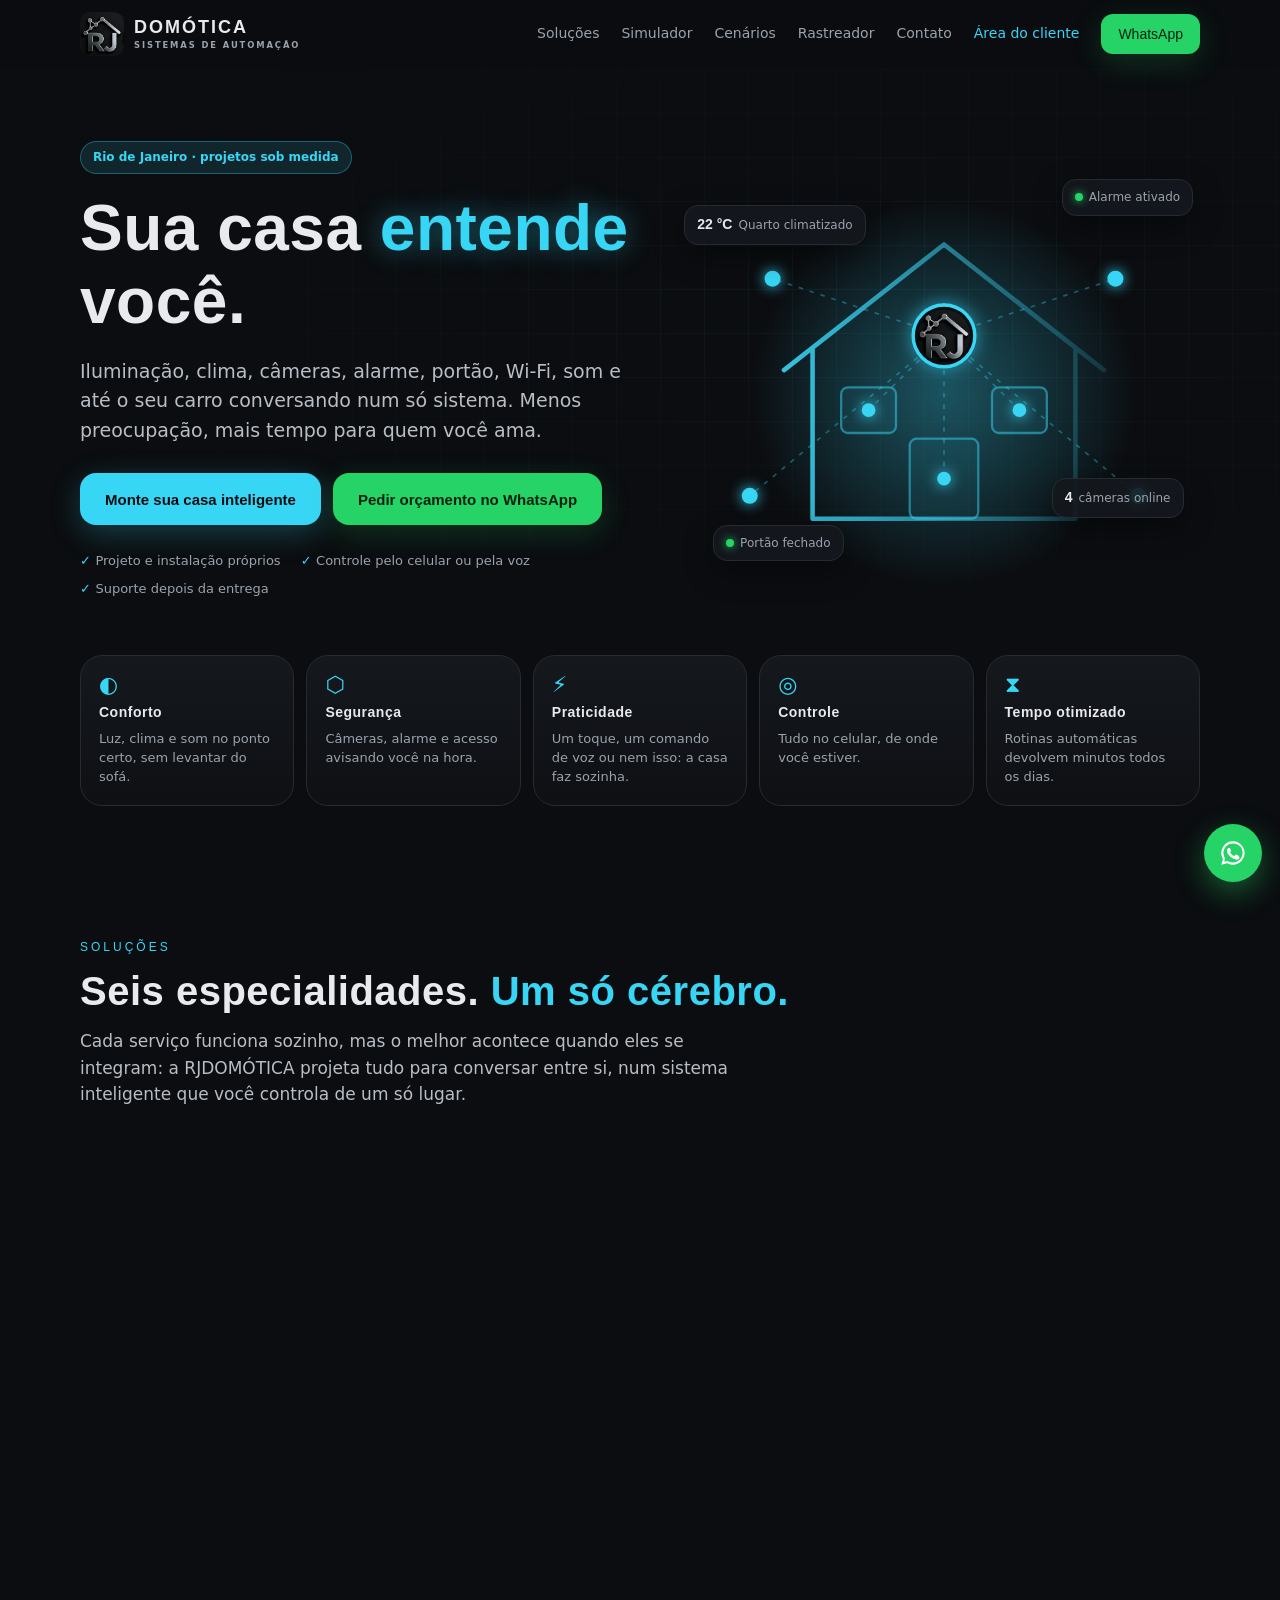
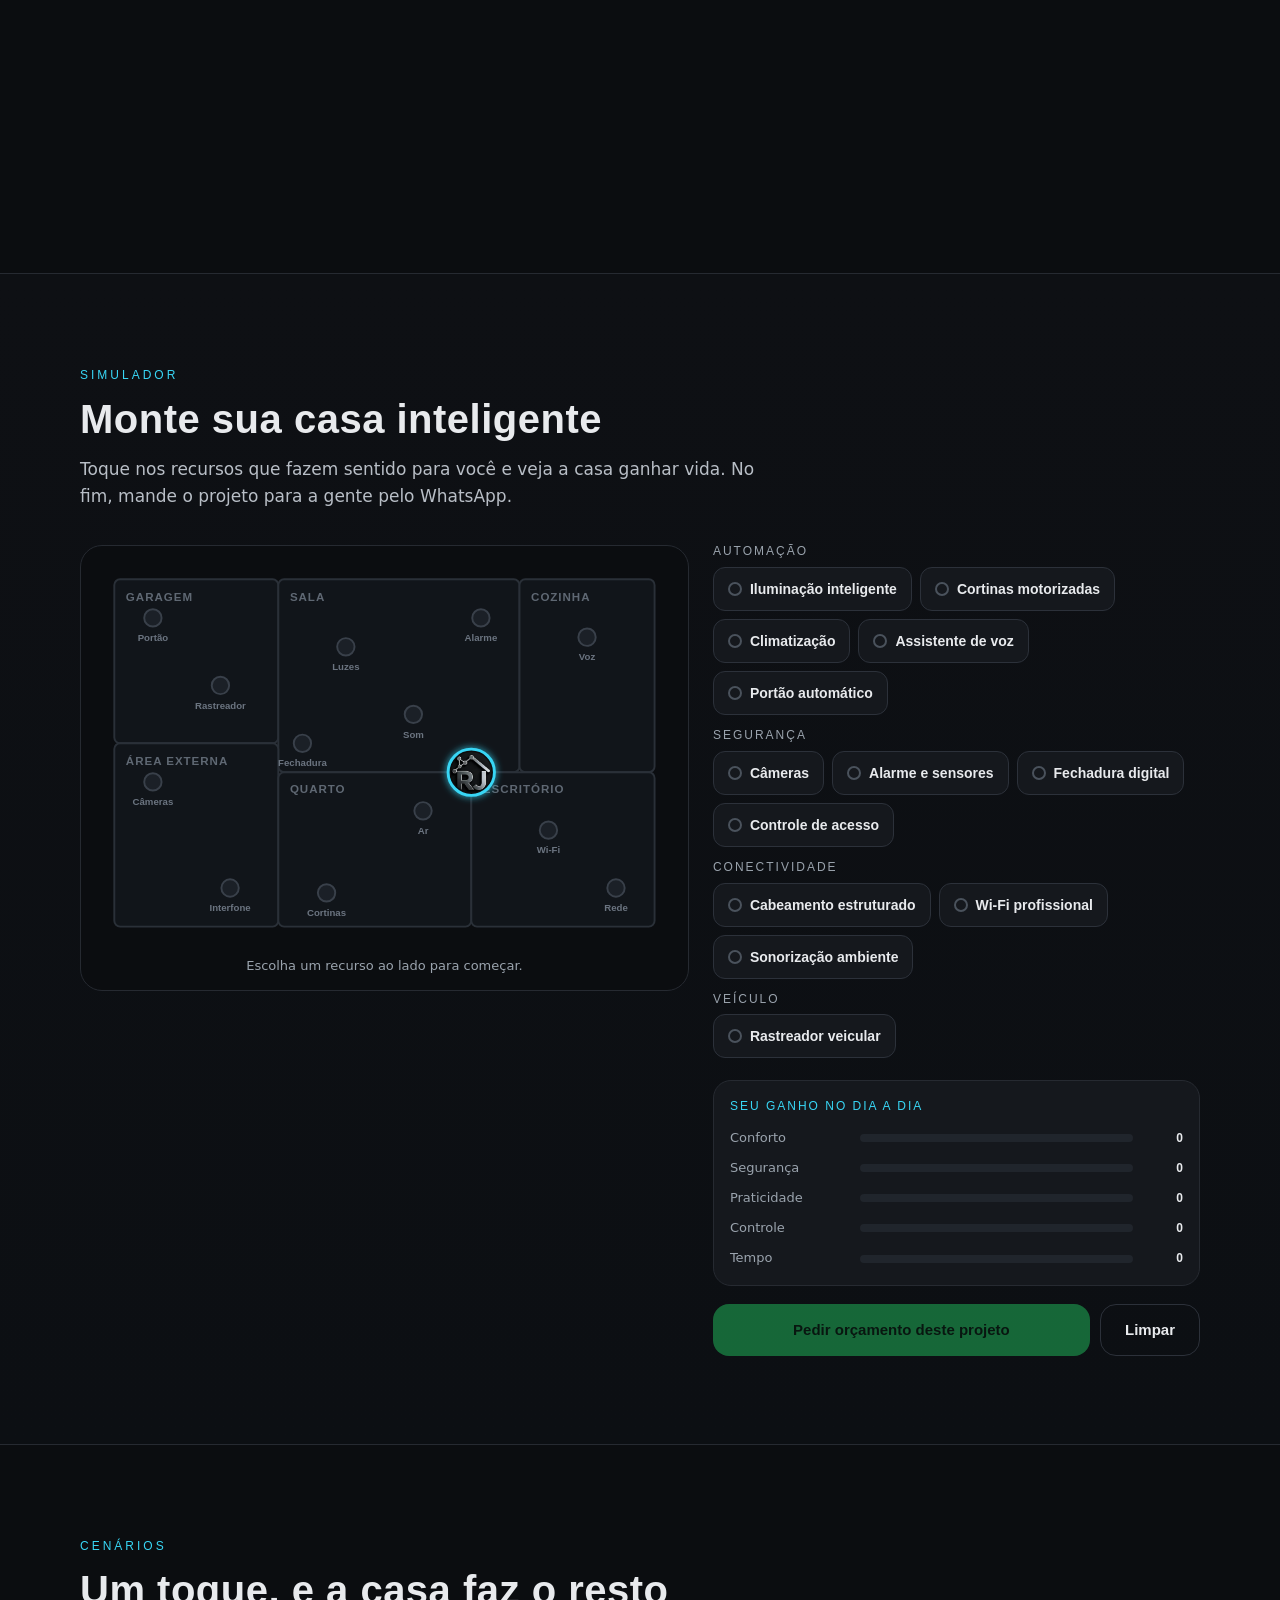
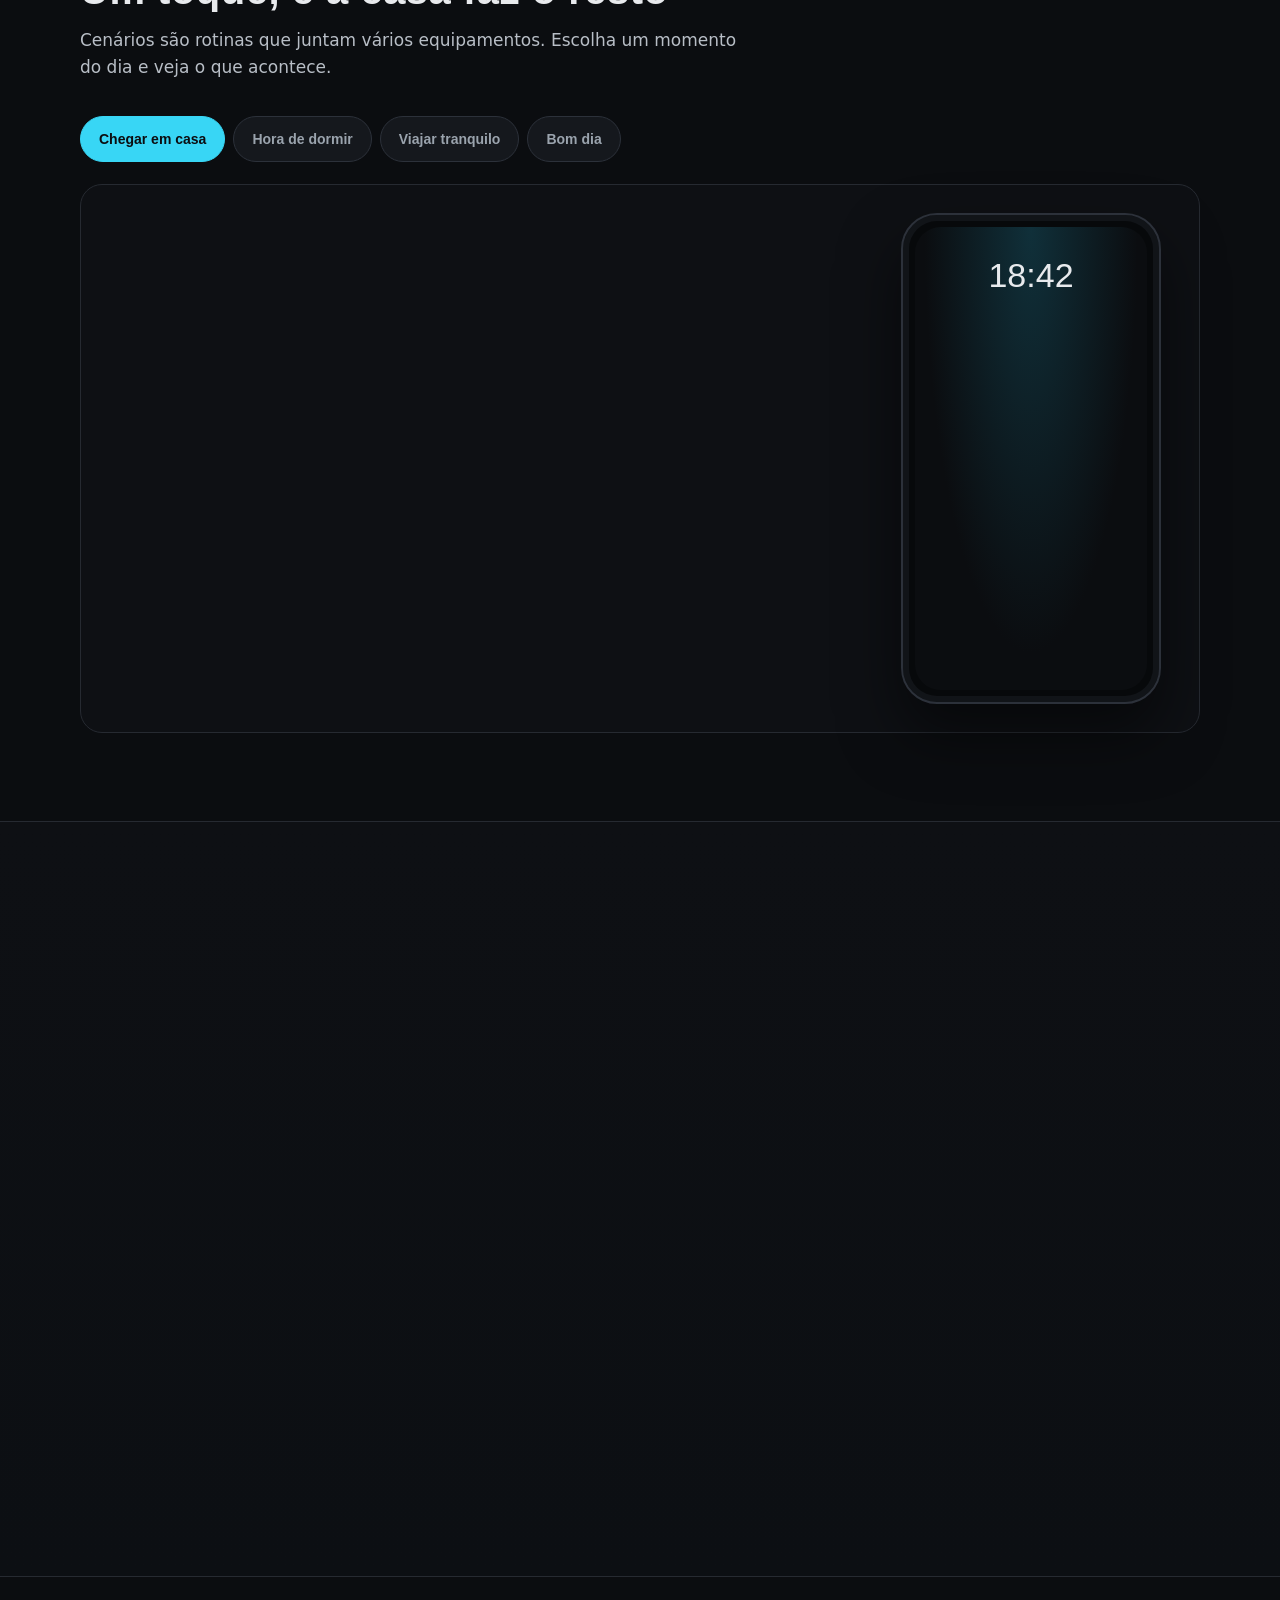
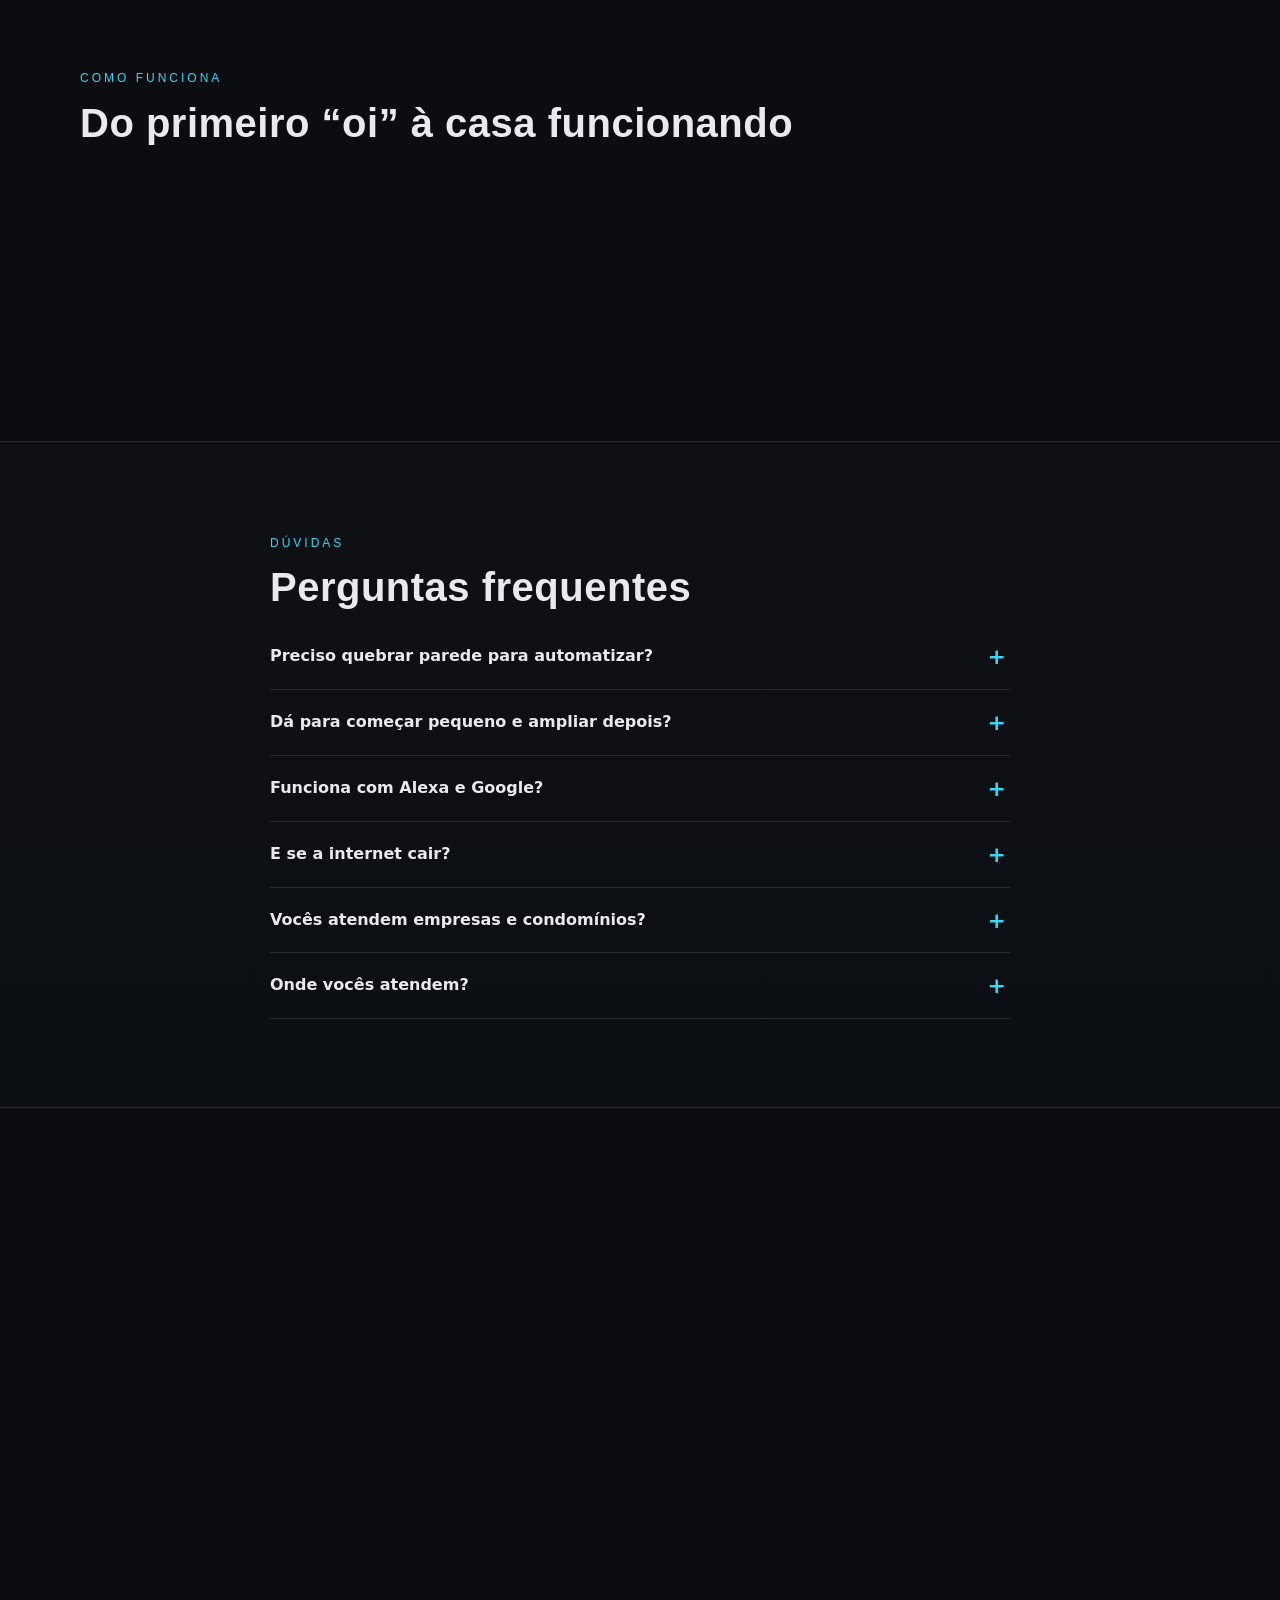
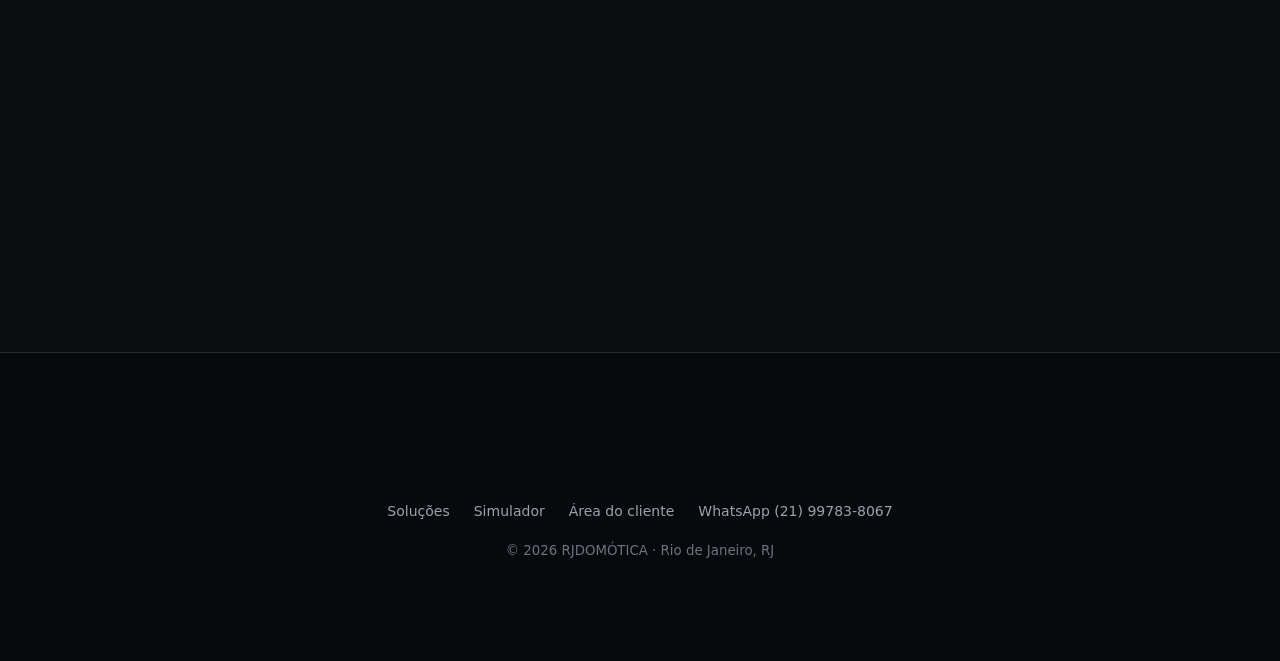
<file: index.html>
<!doctype html>
<html lang="pt-BR">
<head>
<meta charset="utf-8">
<meta name="viewport" content="width=device-width, initial-scale=1, viewport-fit=cover">
<meta http-equiv="Content-Security-Policy" content="default-src 'none'; script-src 'self'; style-src 'self' https://fonts.googleapis.com; font-src https://fonts.gstatic.com; img-src 'self' data:; connect-src https://xpafmvjlwgmhmvhfsqrg.supabase.co; manifest-src 'self'; base-uri 'none'; form-action 'none'; object-src 'none'; upgrade-insecure-requests">
<meta name="referrer" content="strict-origin-when-cross-origin">
<title>RJDOMÓTICA · Casa inteligente, segurança e conectividade no Rio</title>
<meta name="description" content="Automação residencial, câmeras, alarmes, controle de acesso, Wi-Fi profissional, cabeamento, sonorização e rastreamento veicular integrados num só sistema. RJDOMÓTICA, Rio de Janeiro.">
<meta name="theme-color" content="#0b0d10">
<meta name="color-scheme" content="dark">
<link rel="canonical" href="https://rjdomotica.com/">
<meta property="og:type" content="website">
<meta property="og:locale" content="pt_BR">
<meta property="og:title" content="RJDOMÓTICA · Sua casa inteligente, segura e conectada">
<meta property="og:description" content="Monte sua casa inteligente no simulador e peça um orçamento pelo WhatsApp.">
<meta property="og:url" content="https://rjdomotica.com/">
<meta property="og:image" content="https://rjdomotica.com/img/logo-og.jpg">
<link rel="icon" type="image/png" sizes="32x32" href="img/favicon-32.png">
<link rel="apple-touch-icon" href="img/apple-touch-icon.png">
<link rel="preconnect" href="https://fonts.googleapis.com">
<link rel="preconnect" href="https://fonts.gstatic.com" crossorigin>
<link rel="stylesheet" href="https://fonts.googleapis.com/css2?family=Orbitron:wght@500;700&family=Inter:wght@400;500;600;700&display=swap">
<link rel="stylesheet" href="style.css?v=6">
<script src="app.js?v=6" defer></script>
</head>
<body>
<a class="pular" href="#conteudo">Pular para o conteúdo</a>

<header class="topo" id="topo">
  <div class="topo-in">
    <a class="marca" href="#inicio" aria-label="RJDOMÓTICA, início">
      <img src="img/marca-160.webp" width="44" height="44" alt="">
      <span class="marca-tx"><b class="orb">DOMÓTICA</b><small>SISTEMAS DE AUTOMAÇÃO</small></span>
    </a>
    <button class="menu-btn" id="menu-btn" type="button" aria-expanded="false" aria-controls="menu" aria-label="Abrir menu"><span></span><span></span><span></span></button>
    <nav class="menu" id="menu" aria-label="Principal">
      <a href="#solucoes">Soluções</a>
      <a href="#simulador">Simulador</a>
      <a href="#cenarios">Cenários</a>
      <a href="#rastreador">Rastreador</a>
      <a href="#contato">Contato</a>
      <a class="menu-app" href="https://app.rjdomotica.com/" rel="noopener">Área do cliente</a>
      <a class="btn btn-wa btn-sm" data-wa="Olá, RJDOMÓTICA! Vim pelo site e quero saber mais." href="https://wa.me/5521997838067" target="_blank" rel="noopener noreferrer">WhatsApp</a>
    </nav>
  </div>
</header>

<main id="conteudo">

<!-- HERO -->
<section class="hero" id="inicio">
  <div class="grade-fundo" aria-hidden="true"></div>
  <div class="wrap hero-in">
    <div class="hero-tx">
      <span class="pill">Rio de Janeiro · projetos sob medida</span>
      <h1>Sua casa <em>entende</em> você.</h1>
      <p class="lead">Iluminação, clima, câmeras, alarme, portão, Wi-Fi, som e até o seu carro conversando num só sistema. Menos preocupação, mais tempo para quem você ama.</p>
      <div class="acoes">
        <a class="btn btn-ci" href="#simulador">Monte sua casa inteligente</a>
        <a class="btn btn-wa" data-wa="Olá, RJDOMÓTICA! Quero um orçamento para automatizar minha casa." href="https://wa.me/5521997838067" target="_blank" rel="noopener noreferrer">Pedir orçamento no WhatsApp</a>
      </div>
      <ul class="hero-sel">
        <li>Projeto e instalação próprios</li>
        <li>Controle pelo celular ou pela voz</li>
        <li>Suporte depois da entrega</li>
      </ul>
    </div>
    <div class="hero-vis" aria-hidden="true">
      <svg viewBox="0 0 420 380" class="casa-hero">
        <defs>
          <linearGradient id="gl" x1="0" x2="1"><stop offset="0" stop-color="#38d6f5" stop-opacity=".9"/><stop offset="1" stop-color="#38d6f5" stop-opacity=".15"/></linearGradient>
          <radialGradient id="rg"><stop offset="0" stop-color="#38d6f5" stop-opacity=".35"/><stop offset="1" stop-color="#38d6f5" stop-opacity="0"/></radialGradient>
        </defs>
        <circle cx="210" cy="210" r="170" fill="url(#rg)"/>
        <path class="h-linha" d="M70 190 L210 80 L350 190 M95 172 V320 H325 V172" fill="none" stroke="url(#gl)" stroke-width="4" stroke-linecap="round" stroke-linejoin="round"/>
        <rect x="180" y="250" width="60" height="70" rx="6" class="h-porta"/>
        <rect x="120" y="205" width="48" height="40" rx="6" class="h-jan"/>
        <rect x="252" y="205" width="48" height="40" rx="6" class="h-jan j2"/>
        <g class="h-rede">
          <line x1="210" y1="160" x2="144" y2="225"/><line x1="210" y1="160" x2="276" y2="225"/><line x1="210" y1="160" x2="210" y2="285"/>
          <line x1="210" y1="160" x2="60" y2="110"/><line x1="210" y1="160" x2="360" y2="110"/><line x1="210" y1="160" x2="380" y2="300"/><line x1="210" y1="160" x2="40" y2="300"/>
        </g>
        <clipPath id="hero-clip"><circle cx="210" cy="160" r="23"/></clipPath>
        <circle cx="210" cy="160" r="27" class="h-hub"/>
        <image href="img/marca-160.webp" x="185" y="135" width="50" height="50" clip-path="url(#hero-clip)"/>
        <circle cx="210" cy="160" r="27" class="h-pulso"/>
        <g class="h-nos">
          <circle cx="144" cy="225" r="6"/><circle cx="276" cy="225" r="6"/><circle cx="210" cy="285" r="6"/>
          <circle cx="60" cy="110" r="7"/><circle cx="360" cy="110" r="7"/><circle cx="380" cy="300" r="7"/><circle cx="40" cy="300" r="7"/>
        </g>
      </svg>
      <div class="chip c1"><b>22 °C</b> Quarto climatizado</div>
      <div class="chip c2"><i class="ok"></i> Alarme ativado</div>
      <div class="chip c3"><i class="ok"></i> Portão fechado</div>
      <div class="chip c4"><b>4</b> câmeras online</div>
    </div>
  </div>
</section>

<!-- BENEFÍCIOS -->
<section class="beneficios wrap" aria-label="Benefícios">
  <div class="bnf rv"><span class="bi">◐</span><b>Conforto</b><small>Luz, clima e som no ponto certo, sem levantar do sofá.</small></div>
  <div class="bnf rv"><span class="bi">⬡</span><b>Segurança</b><small>Câmeras, alarme e acesso avisando você na hora.</small></div>
  <div class="bnf rv"><span class="bi">⚡</span><b>Praticidade</b><small>Um toque, um comando de voz ou nem isso: a casa faz sozinha.</small></div>
  <div class="bnf rv"><span class="bi">◎</span><b>Controle</b><small>Tudo no celular, de onde você estiver.</small></div>
  <div class="bnf rv"><span class="bi">⧗</span><b>Tempo otimizado</b><small>Rotinas automáticas devolvem minutos todos os dias.</small></div>
</section>

<!-- SOLUÇÕES -->
<section class="sec" id="solucoes">
  <div class="wrap">
    <span class="kicker">Soluções</span>
    <h2>Seis especialidades. <span class="ci">Um só cérebro.</span></h2>
    <p class="sub">Cada serviço funciona sozinho, mas o melhor acontece quando eles se integram: a RJDOMÓTICA projeta tudo para conversar entre si, num sistema inteligente que você controla de um só lugar.</p>

    <div class="integra rv">
      <div class="servicos">
        <article class="srv">
          <div class="srv-ic">⌂</div>
          <h3>Automação residencial</h3>
          <p>Iluminação, cortinas, ar-condicionado, portão e eletros com horários, sensores e comando de voz.</p>
        </article>
        <article class="srv">
          <div class="srv-ic">◉</div>
          <h3>Segurança</h3>
          <p>Câmeras com imagem no celular, alarme, sensores, fechadura digital e controle de acesso.</p>
        </article>
        <article class="srv">
          <div class="srv-ic">≡</div>
          <h3>Cabeamento estruturado</h3>
          <p>Rede organizada, rack, pontos certificados e infraestrutura pronta para crescer.</p>
        </article>
        <article class="srv">
          <div class="srv-ic">◠</div>
          <h3>Wi-Fi profissional</h3>
          <p>Sinal forte em todos os cômodos e na área externa, com rede para visitantes separada.</p>
        </article>
        <article class="srv">
          <div class="srv-ic">♫</div>
          <h3>Sonorização</h3>
          <p>Som ambiente embutido, home theater e música por ambiente, tudo pelo celular.</p>
        </article>
        <article class="srv">
          <div class="srv-ic">⌖</div>
          <h3>Rastreamento veicular</h3>
          <p>Localização em tempo real, histórico de trajetos e bloqueio do veículo pelo app.</p>
        </article>
      </div>
      <div class="cerebro" aria-hidden="true">
        <div class="cerebro-anel"></div>
        <div class="cerebro-nucleo"><img src="img/marca-160.webp" width="64" height="64" alt=""><small>integração</small></div>
      </div>
    </div>
    <p class="infinito rv">As possibilidades são <b>infinitas e personalizáveis</b>: se tem um hábito na sua rotina, dá para automatizar.</p>
  </div>
</section>

<!-- SIMULADOR -->
<section class="sec sec-alt" id="simulador">
  <div class="wrap">
    <span class="kicker">Simulador</span>
    <h2>Monte sua casa inteligente</h2>
    <p class="sub">Toque nos recursos que fazem sentido para você e veja a casa ganhar vida. No fim, mande o projeto para a gente pelo WhatsApp.</p>

    <div class="sim">
      <div class="sim-planta">
        <svg viewBox="0 0 600 400" id="planta" role="img" aria-label="Planta da casa com os recursos escolhidos">
          <defs>
            <filter id="brilho" x="-50%" y="-50%" width="200%" height="200%"><feGaussianBlur stdDeviation="4" result="b"/><feMerge><feMergeNode in="b"/><feMergeNode in="SourceGraphic"/></feMerge></filter>
          </defs>
          <g id="comodos"></g>
          <g id="fios"></g>
          <g id="nos"></g>
          <g id="hub">
            <clipPath id="hub-clip"><circle cx="390" cy="220" r="21"/></clipPath>
            <circle cx="390" cy="220" r="24" class="hub-c"/>
            <image href="img/marca-160.webp" x="367" y="197" width="46" height="46" clip-path="url(#hub-clip)"/>
            <title>RJDOMÓTICA</title>
          </g>
        </svg>
        <p class="sim-dica" id="sim-dica">Escolha um recurso ao lado para começar.</p>
      </div>
      <div class="sim-painel">
        <div class="sim-grupos" id="sim-opcoes"></div>
        <div class="medidores" id="medidores" aria-live="polite"></div>
        <div class="sim-acoes">
          <a class="btn btn-wa" id="sim-wa" href="https://wa.me/5521997838067" target="_blank" rel="noopener noreferrer">Pedir orçamento deste projeto</a>
          <button class="btn btn-ghost" type="button" id="sim-limpar">Limpar</button>
        </div>
      </div>
    </div>
  </div>
</section>

<!-- CENÁRIOS -->
<section class="sec" id="cenarios">
  <div class="wrap">
    <span class="kicker">Cenários</span>
    <h2>Um toque, e a casa faz o resto</h2>
    <p class="sub">Cenários são rotinas que juntam vários equipamentos. Escolha um momento do dia e veja o que acontece.</p>
    <div class="cen">
      <div class="cen-abas" role="tablist" id="cen-abas"></div>
      <div class="cen-palco">
        <ol class="cen-linha" id="cen-linha" aria-live="polite"></ol>
        <div class="celular" aria-hidden="true">
          <div class="cel-tela">
            <div class="cel-hora" id="cel-hora">18:42</div>
            <div class="cel-notifs" id="cel-notifs"></div>
          </div>
        </div>
      </div>
    </div>
  </div>
</section>

<!-- RASTREADOR -->
<section class="sec sec-alt" id="rastreador">
  <div class="wrap rast">
    <div class="rast-tx rv">
      <span class="kicker">Rastreamento veicular</span>
      <h2>Seu carro também faz parte da casa</h2>
      <p class="sub">Veja onde o veículo está agora, os trajetos do dia e bloqueie pelo app se precisar. Integrado ao portão: chegou, abriu.</p>
      <ul class="lista">
        <li>Localização em tempo real e histórico de trajetos</li>
        <li>Bloqueio remoto pelo celular</li>
        <li>Instalação feita pela equipe RJDOMÓTICA</li>
      </ul>
      <div class="oferta" id="oferta">
        <small class="orb">PRÉ-CADASTRO</small>
        <div class="of-preco"><strong id="of-mes">R$ 54,90</strong><span>/mês por <b id="of-meses">12</b> meses</span></div>
        <p>Instalação por <b id="of-inst">R$ 49,95</b><span id="of-inst-de"></span>. Você só paga no ato da instalação.</p>
      </div>
      <div class="acoes">
        <a class="btn btn-ci" href="https://app.rjdomotica.com/#precadastro" rel="noopener">Fazer pré-cadastro</a>
        <a class="btn btn-ghost" href="https://app.rjdomotica.com/" rel="noopener">Já sou cliente: abrir o app</a>
      </div>
    </div>
    <div class="mapa rv" aria-hidden="true">
      <svg viewBox="0 0 360 300">
        <g class="ruas"><path d="M0 60H360M0 150H360M0 240H360M70 0V300M180 0V300M290 0V300M0 300L360 0"/></g>
        <path class="trajeto" d="M40 260 L70 240 L70 150 L180 150 L180 60 L290 60 L320 30"/>
        <circle cx="40" cy="260" r="6" class="ponto-a"/>
        <g class="carro"><circle r="14" class="carro-halo"/><circle r="8" class="carro-c"/></g>
      </svg>
      <div class="chip m1"><b>42</b> km/h</div>
      <div class="chip m2"><i class="ok"></i> Veículo protegido</div>
    </div>
  </div>
</section>

<!-- COMO FUNCIONA -->
<section class="sec" id="como">
  <div class="wrap">
    <span class="kicker">Como funciona</span>
    <h2>Do primeiro “oi” à casa funcionando</h2>
    <ol class="passos">
      <li class="rv"><span class="orb">01</span><b>Conversa</b><small>Você conta sua rotina e o que quer resolver, pelo WhatsApp ou numa visita.</small></li>
      <li class="rv"><span class="orb">02</span><b>Projeto</b><small>Desenhamos a solução para o seu imóvel e o seu orçamento, por etapas se preferir.</small></li>
      <li class="rv"><span class="orb">03</span><b>Instalação</b><small>Equipe própria, obra limpa e tudo configurado e testado com você.</small></li>
      <li class="rv"><span class="orb">04</span><b>Suporte</b><small>Ajustes, novos cenários e expansão quando quiser crescer.</small></li>
    </ol>
  </div>
</section>

<!-- FAQ -->
<section class="sec sec-alt" id="duvidas">
  <div class="wrap estreito">
    <span class="kicker">Dúvidas</span>
    <h2>Perguntas frequentes</h2>
    <details><summary>Preciso quebrar parede para automatizar?</summary><p>Na maioria dos casos, não. Muitos equipamentos são instalados nos pontos que já existem. Quando a obra está em andamento, aproveitamos para deixar a infraestrutura pronta.</p></details>
    <details><summary>Dá para começar pequeno e ampliar depois?</summary><p>Sim. O projeto já nasce pensando em expansão: você começa pelo que mais importa (por exemplo, segurança e Wi-Fi) e acrescenta o resto quando quiser.</p></details>
    <details><summary>Funciona com Alexa e Google?</summary><p>Sim, integramos com os principais assistentes de voz, além do controle pelo celular.</p></details>
    <details><summary>E se a internet cair?</summary><p>Projetamos para que o essencial continue funcionando localmente: interruptores, fechaduras e alarme não dependem só da internet.</p></details>
    <details><summary>Vocês atendem empresas e condomínios?</summary><p>Sim. Fazemos cabeamento, Wi-Fi, câmeras e controle de acesso para escritórios, lojas e condomínios.</p></details>
    <details><summary>Onde vocês atendem?</summary><p>No Rio de Janeiro e região. Fale com a gente pelo WhatsApp para confirmar o seu bairro.</p></details>
  </div>
</section>

<!-- CONTATO -->
<section class="sec" id="contato">
  <div class="wrap contato">
    <div class="rv">
      <span class="kicker">Orçamento</span>
      <h2>Vamos desenhar a sua casa inteligente?</h2>
      <p class="sub">Preencha e a mensagem já sai pronta no seu WhatsApp. Nada fica guardado no site: você envia direto para a nossa equipe.</p>
      <a class="wa-grande" data-wa="Olá, RJDOMÓTICA! Vim pelo site e quero conversar." href="https://wa.me/5521997838067" target="_blank" rel="noopener noreferrer">
        <span class="orb">(21) 99783-8067</span><small>Toque para chamar no WhatsApp</small>
      </a>
    </div>
    <form class="form rv" id="form-orc" novalidate>
      <label class="campo">Seu nome<input id="o-nome" name="nome" autocomplete="name" maxlength="60" required></label>
      <label class="campo">Bairro<input id="o-bairro" name="bairro" autocomplete="address-level3" maxlength="60"></label>
      <fieldset class="campo">
        <legend>Tipo de imóvel</legend>
        <div class="opcs">
          <label><input type="radio" name="tipo" value="Casa" checked> Casa</label>
          <label><input type="radio" name="tipo" value="Apartamento"> Apartamento</label>
          <label><input type="radio" name="tipo" value="Empresa"> Empresa</label>
        </div>
      </fieldset>
      <fieldset class="campo">
        <legend>Interesses</legend>
        <div class="opcs">
          <label><input type="checkbox" name="int" value="Automação"> Automação</label>
          <label><input type="checkbox" name="int" value="Segurança"> Segurança</label>
          <label><input type="checkbox" name="int" value="Cabeamento"> Cabeamento</label>
          <label><input type="checkbox" name="int" value="Wi-Fi"> Wi-Fi</label>
          <label><input type="checkbox" name="int" value="Sonorização"> Sonorização</label>
          <label><input type="checkbox" name="int" value="Rastreador"> Rastreador</label>
        </div>
      </fieldset>
      <label class="campo">Conte um pouco (opcional)<textarea id="o-msg" name="msg" rows="3" maxlength="500"></textarea></label>
      <p class="erro" id="o-erro" role="alert"></p>
      <button class="btn btn-wa" type="submit">Enviar pelo WhatsApp</button>
    </form>
  </div>
</section>

</main>

<footer class="rodape">
  <div class="wrap rod-in">
    <img src="img/logo.webp" width="320" height="111" alt="RJDOMÓTICA · Sistemas de automação" loading="lazy">
    <div class="rod-links">
      <a href="#solucoes">Soluções</a>
      <a href="#simulador">Simulador</a>
      <a href="https://app.rjdomotica.com/" rel="noopener">Área do cliente</a>
      <a href="https://wa.me/5521997838067" target="_blank" rel="noopener noreferrer">WhatsApp (21) 99783-8067</a>
    </div>
    <small>© <span id="ano">2026</span> RJDOMÓTICA · Rio de Janeiro, RJ</small>
  </div>
</footer>

<a class="wa-flutua" data-wa="Olá, RJDOMÓTICA! Vim pelo site e quero saber mais." href="https://wa.me/5521997838067" target="_blank" rel="noopener noreferrer" aria-label="Falar no WhatsApp">
  <svg viewBox="0 0 24 24" width="28" height="28" aria-hidden="true"><path fill="currentColor" d="M12 2a10 10 0 0 0-8.6 15.1L2 22l5-1.3A10 10 0 1 0 12 2Zm0 18.2a8.2 8.2 0 0 1-4.2-1.2l-.3-.2-3 .8.8-2.9-.2-.3A8.2 8.2 0 1 1 12 20.2Zm4.5-6.1c-.2-.1-1.5-.7-1.7-.8-.2-.1-.4-.1-.6.1l-.8 1c-.1.2-.3.2-.5.1a6.7 6.7 0 0 1-3.3-2.9c-.3-.4.2-.4.7-1.3.1-.2 0-.3 0-.4l-.8-1.8c-.2-.5-.4-.4-.6-.4h-.5a1 1 0 0 0-.7.3 3 3 0 0 0-.9 2.2 5.2 5.2 0 0 0 1.1 2.8 11.9 11.9 0 0 0 4.6 4c1.7.7 2.3.8 3.2.6.5-.1 1.5-.6 1.7-1.2.2-.6.2-1.1.1-1.2l-.5-.3Z"/></svg>
</a>
</body>
</html>
</file>
<file: style.css>
:root{--bg:#0b0d10;--sf:#15181d;--sf2:#0e1014;--ln:#262a31;--tx:#e8eaed;--mu:#9aa3ad;--ci:#38d6f5;--ci2:rgba(56,214,245,.12);--wa:#25d366;--la:#ff8a3d;--rd:22px;--max:1160px}
*{box-sizing:border-box}
html{scroll-behavior:smooth;scroll-padding-top:76px}
body{margin:0;background:var(--bg);color:var(--tx);font-family:Inter,system-ui,-apple-system,"Segoe UI",sans-serif;line-height:1.55;-webkit-font-smoothing:antialiased;overflow-x:hidden}
img,svg{max-width:100%;display:block}
a{color:var(--ci)}
h1,h2,h3{font-family:Orbitron,sans-serif;letter-spacing:.5px;line-height:1.15;margin:0}
.orb{font-family:Orbitron,sans-serif;letter-spacing:1px}
.ci{color:var(--ci)}
.wrap{max-width:var(--max);margin:0 auto;padding:0 20px}
.estreito{max-width:780px}
.pular{position:absolute;left:-999px;top:8px;z-index:100;background:var(--ci);color:#0b0d10;padding:8px 14px;border-radius:10px}
.pular:focus{left:8px}
:focus-visible{outline:2px solid var(--ci);outline-offset:3px;border-radius:6px}

/* topo */
.topo{position:sticky;top:0;z-index:50;background:rgba(11,13,16,.78);backdrop-filter:blur(14px);-webkit-backdrop-filter:blur(14px);border-bottom:1px solid transparent;transition:border-color .3s}
.topo.rolou{border-bottom-color:var(--ln)}
.topo-in{max-width:var(--max);margin:0 auto;padding:0 20px;height:68px;display:flex;align-items:center;justify-content:space-between;gap:16px}
.marca{display:flex;align-items:center;gap:10px;flex-shrink:0;color:var(--tx);text-decoration:none}
.marca img{width:44px;height:44px;max-width:none;border-radius:10px;flex-shrink:0}
.marca-tx{display:flex;flex-direction:column;line-height:1}
.marca-tx b{font-size:18px;font-weight:700;letter-spacing:2px}
.marca-tx small{font-size:8.4px;font-weight:600;letter-spacing:1.9px;color:var(--mu);margin-top:5px}
.menu{display:flex;align-items:center;gap:22px}
.menu a{color:var(--mu);text-decoration:none;font-size:14px;font-weight:500;transition:color .2s}
.menu a:hover{color:var(--tx)}
.menu .menu-app{color:var(--ci)}
.menu .btn{color:#06210f}
.menu-btn{display:none;width:44px;height:44px;border:1px solid var(--ln);background:var(--sf);border-radius:12px;padding:0 11px;flex-direction:column;justify-content:center;gap:5px;cursor:pointer}
.menu-btn span{display:block;height:2px;background:var(--tx);border-radius:2px;transition:transform .25s,opacity .25s}
.menu-btn[aria-expanded=true] span:nth-child(1){transform:translateY(7px) rotate(45deg)}
.menu-btn[aria-expanded=true] span:nth-child(2){opacity:0}
.menu-btn[aria-expanded=true] span:nth-child(3){transform:translateY(-7px) rotate(-45deg)}

/* botões */
.btn{display:inline-flex;align-items:center;justify-content:center;gap:8px;min-height:52px;padding:0 24px;border-radius:16px;border:1px solid transparent;font:700 15px Inter,sans-serif;text-decoration:none;cursor:pointer;transition:transform .15s,box-shadow .2s,background .2s;text-align:center}
.btn:hover{transform:translateY(-2px)}
.btn:active{transform:translateY(0)}
.btn-ci{background:var(--ci);color:#0b0d10;box-shadow:0 8px 30px rgba(56,214,245,.25)}
.btn-ci:hover{box-shadow:0 10px 38px rgba(56,214,245,.4)}
.btn-wa{background:var(--wa);color:#06210f;box-shadow:0 8px 30px rgba(37,211,102,.2)}
.btn-ghost{background:transparent;color:var(--tx);border-color:#2c313a}
.btn-ghost:hover{border-color:var(--ci)}
.btn-sm{min-height:40px;padding:0 16px;border-radius:12px;font-size:14px}
.pill{display:inline-flex;align-items:center;gap:6px;font-size:12px;font-weight:600;padding:6px 12px;border-radius:999px;color:var(--ci);background:var(--ci2);border:1px solid rgba(56,214,245,.35)}

/* hero */
.hero{position:relative;overflow:hidden;padding:72px 0 56px}
.grade-fundo{position:absolute;inset:0;background-image:linear-gradient(rgba(56,214,245,.06) 1px,transparent 1px),linear-gradient(90deg,rgba(56,214,245,.06) 1px,transparent 1px);background-size:44px 44px;mask-image:radial-gradient(ellipse at 70% 40%,#000 0,transparent 70%);-webkit-mask-image:radial-gradient(ellipse at 70% 40%,#000 0,transparent 70%)}
.hero-in{position:relative;display:grid;grid-template-columns:1.05fr .95fr;gap:40px;align-items:center}
.hero h1{font-size:clamp(36px,6vw,64px);margin:18px 0 18px}
.hero h1 em{font-style:normal;color:var(--ci);text-shadow:0 0 28px rgba(56,214,245,.45)}
.lead{font-size:clamp(16px,1.6vw,19px);color:#b8bec6;max-width:560px;margin:0 0 28px}
.acoes{display:flex;flex-wrap:wrap;gap:12px}
.hero-sel{display:flex;flex-wrap:wrap;gap:8px 20px;list-style:none;padding:0;margin:26px 0 0;color:var(--mu);font-size:13px}
.hero-sel li::before{content:"✓ ";color:var(--ci);font-weight:700}
.hero-vis{position:relative;max-width:480px;width:100%;justify-self:center}
.casa-hero .h-linha{stroke-dasharray:900;stroke-dashoffset:900;animation:desenha 2.2s ease forwards}
.h-porta,.h-jan{fill:rgba(56,214,245,.06);stroke:rgba(56,214,245,.5);stroke-width:2}
.h-jan{animation:acende 6s ease-in-out infinite}
.h-jan.j2{animation-delay:3s}
.h-rede line{stroke:rgba(56,214,245,.35);stroke-width:1.5;stroke-dasharray:4 6;animation:flui 1.6s linear infinite}
.h-hub{fill:#0b0d10;stroke:var(--ci);stroke-width:3;filter:drop-shadow(0 0 8px rgba(56,214,245,.6))}
.h-pulso{fill:none;stroke:var(--ci);stroke-width:2;transform-origin:210px 160px;animation:pulso 2.4s ease-out infinite}
.h-nos circle{fill:var(--ci);filter:drop-shadow(0 0 6px var(--ci))}
.h-nos circle:nth-child(odd){animation:pisca 3s ease-in-out infinite}
.chip{position:absolute;background:rgba(21,24,29,.9);border:1px solid var(--ln);border-radius:14px;padding:8px 12px;font-size:12px;color:var(--mu);display:flex;align-items:center;gap:6px;white-space:nowrap;box-shadow:0 10px 30px rgba(0,0,0,.4);animation:flutua 6s ease-in-out infinite}
.chip b{font-family:Orbitron,sans-serif;color:var(--tx);font-size:14px}
.chip .ok{width:8px;height:8px;border-radius:50%;background:var(--wa);box-shadow:0 0 8px var(--wa)}
.c1{left:-4%;top:12%}.c2{right:-2%;top:6%;animation-delay:1.5s}.c3{left:2%;bottom:6%;animation-delay:3s}.c4{right:0;bottom:16%;animation-delay:4.5s}
@keyframes desenha{to{stroke-dashoffset:0}}
@keyframes flui{to{stroke-dashoffset:-20}}
@keyframes pulso{0%{transform:scale(1);opacity:.9}100%{transform:scale(3.2);opacity:0}}
@keyframes pisca{50%{opacity:.35}}
@keyframes acende{0%,40%{fill:rgba(56,214,245,.06)}50%,90%{fill:rgba(255,214,140,.35)}100%{fill:rgba(56,214,245,.06)}}
@keyframes flutua{50%{transform:translateY(-8px)}}

/* benefícios */
.beneficios{display:grid;grid-template-columns:repeat(5,1fr);gap:12px;padding-bottom:40px}
.bnf{background:linear-gradient(180deg,var(--sf),var(--sf2));border:1px solid var(--ln);border-radius:var(--rd);padding:18px;display:flex;flex-direction:column;gap:6px}
.bnf .bi{font-size:22px;color:var(--ci);line-height:1}
.bnf b{font-family:Orbitron,sans-serif;font-size:14px;letter-spacing:.5px}
.bnf small{color:var(--mu);font-size:13px;line-height:1.45}

/* seções */
.sec{padding:88px 0}
.sec-alt{background:linear-gradient(180deg,var(--sf2),#0c0f13);border-top:1px solid var(--ln);border-bottom:1px solid var(--ln)}
.kicker{display:inline-block;font-family:Orbitron,sans-serif;font-size:12px;letter-spacing:3px;color:var(--ci);text-transform:uppercase;margin-bottom:12px}
.sec h2{font-size:clamp(26px,3.6vw,40px);margin-bottom:14px}
.sub{color:#b8bec6;font-size:17px;max-width:680px;margin:0 0 36px}

/* soluções */
.integra{position:relative;display:grid;grid-template-columns:1fr;gap:20px}
.servicos{display:grid;grid-template-columns:repeat(3,1fr);gap:16px}
.srv{position:relative;background:var(--sf);border:1px solid var(--ln);border-radius:var(--rd);padding:24px;overflow:hidden;transition:border-color .25s,transform .25s}
.srv::after{content:"";position:absolute;inset:auto -40% -60% auto;width:200px;height:200px;background:radial-gradient(circle,rgba(56,214,245,.16),transparent 70%);opacity:0;transition:opacity .3s}
.srv:hover{border-color:rgba(56,214,245,.5);transform:translateY(-3px)}
.srv:hover::after{opacity:1}
.srv-ic{width:48px;height:48px;border-radius:14px;display:grid;place-items:center;background:var(--ci2);border:1px solid rgba(56,214,245,.35);color:var(--ci);font-size:22px;margin-bottom:16px}
.srv h3{font-size:16px;margin-bottom:8px}
.srv p{margin:0;color:var(--mu);font-size:14px}
.cerebro{display:none}
.infinito{margin:32px 0 0;text-align:center;color:#b8bec6;font-size:17px}
.infinito b{color:var(--ci)}
@media (min-width:980px){
  .integra{grid-template-columns:1fr 240px 1fr;grid-auto-flow:row dense;gap:16px 28px}
  .servicos{display:contents}
  .srv:nth-child(odd){grid-column:1}
  .srv:nth-child(even){grid-column:3}
  .cerebro{display:grid;place-items:center;grid-column:2;grid-row:1/4;position:relative;width:190px;height:190px;align-self:center;justify-self:center}
  .integra::before,.integra::after{content:"";position:absolute;top:50%;height:1px;width:calc(50% - 95px);background:linear-gradient(90deg,transparent,rgba(56,214,245,.5));pointer-events:none}
  .integra::before{left:0}
  .integra::after{right:0;transform:scaleX(-1)}
}
.cerebro-anel{position:absolute;inset:0;border-radius:50%;border:1px dashed rgba(56,214,245,.5);animation:gira 18s linear infinite}
.cerebro-anel::before,.cerebro-anel::after{content:"";position:absolute;width:10px;height:10px;border-radius:50%;background:var(--ci);box-shadow:0 0 12px var(--ci);top:-5px;left:calc(50% - 5px)}
.cerebro-anel::after{top:auto;bottom:-5px}
.cerebro-nucleo{width:120px;height:120px;border-radius:50%;background:radial-gradient(circle,#123039,#0b0d10 70%);border:2px solid var(--ci);display:flex;flex-direction:column;align-items:center;justify-content:center;box-shadow:0 0 40px rgba(56,214,245,.35)}
.cerebro-nucleo img{width:64px;height:64px;border-radius:14px;margin-bottom:4px}
.cerebro-nucleo small{font-size:11px;color:var(--mu);letter-spacing:1px}
@keyframes gira{to{transform:rotate(360deg)}}

/* simulador */
.sim{display:grid;grid-template-columns:1.25fr 1fr;gap:24px;align-items:start}
.sim-planta{position:sticky;top:88px;background:var(--bg);border:1px solid var(--ln);border-radius:var(--rd);padding:14px}
#planta{width:100%;height:auto}
.comodo rect{fill:#11151a;stroke:#2a3038;stroke-width:2;transition:fill .5s}
.comodo text{fill:#5f6873;font:600 12px Inter,sans-serif;letter-spacing:1px;text-transform:uppercase}
.comodo.luz rect{fill:#2a2416}
.comodo.frio rect{fill:#0f2229}
.fio{stroke:var(--ci);stroke-width:2;fill:none;stroke-dasharray:5 6;opacity:.85;animation:flui 1.2s linear infinite}
.no circle.n{fill:#1b2027;stroke:#39404a;stroke-width:2;transition:fill .3s,stroke .3s}
.no text{fill:#6b7480;font:600 10px Inter,sans-serif;transition:fill .3s}
.no.on circle.n{fill:var(--ci);stroke:#bff3fd}
.no.on text{fill:var(--tx)}
.no.on circle.h{fill:none;stroke:var(--ci);stroke-width:2;animation:pulsoN 1.8s ease-out infinite;transform-box:fill-box;transform-origin:center}
.no circle.h{opacity:0}
.no.on circle.h{opacity:1}
@keyframes pulsoN{0%{transform:scale(1);opacity:.8}100%{transform:scale(2.6);opacity:0}}
.hub-c{fill:#0b0d10;stroke:var(--ci);stroke-width:3;filter:url(#brilho)}
.sim-dica{margin:10px 4px 0;color:var(--mu);font-size:13px;text-align:center;min-height:20px}
.sim-grupos{display:flex;flex-direction:column;gap:14px}
.grupo h3{font-size:12px;letter-spacing:2px;color:var(--mu);margin-bottom:8px;font-weight:500}
.opts{display:flex;flex-wrap:wrap;gap:8px}
.opt{min-height:44px;padding:0 14px;border-radius:12px;border:1px solid #2c313a;background:var(--sf);color:var(--tx);font:600 14px Inter,sans-serif;cursor:pointer;transition:all .2s;display:inline-flex;align-items:center;gap:8px}
.opt::before{content:"";width:10px;height:10px;border-radius:50%;border:2px solid #4a525c;transition:all .2s}
.opt:hover{border-color:rgba(56,214,245,.6)}
.opt[aria-pressed=true]{background:var(--ci2);border-color:var(--ci);color:#dff8fe}
.opt[aria-pressed=true]::before{background:var(--ci);border-color:var(--ci);box-shadow:0 0 8px var(--ci)}
.medidores{margin-top:22px;display:grid;gap:10px;background:var(--sf);border:1px solid var(--ln);border-radius:18px;padding:16px}
.med{display:grid;grid-template-columns:120px 1fr 40px;align-items:center;gap:10px;font-size:13px}
.med span{color:var(--mu)}
.med .bar{height:8px;border-radius:99px;background:#20252c;overflow:hidden}
.med .bar i{display:block;height:100%;width:0;background:linear-gradient(90deg,#1aa6c4,var(--ci));border-radius:99px;transition:width .6s cubic-bezier(.2,.8,.2,1);box-shadow:0 0 10px rgba(56,214,245,.6)}
.med b{font-family:Orbitron,sans-serif;font-size:12px;text-align:right}
.med-tit{font-size:12px;letter-spacing:2px;color:var(--ci);font-family:Orbitron,sans-serif;margin-bottom:2px}
.sim-acoes{display:flex;gap:10px;margin-top:18px;flex-wrap:wrap}
.sim-acoes .btn-wa{flex:1}
.btn-wa[aria-disabled=true]{opacity:.45;pointer-events:none;box-shadow:none}

/* cenários */
.cen-abas{display:flex;gap:8px;flex-wrap:wrap;margin-bottom:22px}
.aba{min-height:46px;padding:0 18px;border-radius:999px;border:1px solid #2c313a;background:var(--sf);color:var(--mu);font:600 14px Inter,sans-serif;cursor:pointer;transition:all .2s}
.aba[aria-selected=true]{background:var(--ci);border-color:var(--ci);color:#0b0d10}
.cen-palco{display:grid;grid-template-columns:1fr 280px;gap:32px;align-items:center;background:var(--sf2);border:1px solid var(--ln);border-radius:var(--rd);padding:28px}
.cen-linha{list-style:none;margin:0;padding:0 0 0 28px;position:relative;display:grid;gap:14px}
.cen-linha::before{content:"";position:absolute;left:9px;top:8px;bottom:8px;width:2px;background:linear-gradient(var(--ci),rgba(56,214,245,.1))}
.cen-linha li{position:relative;opacity:.2;transform:translateX(-6px);transition:opacity .45s,transform .45s}
.cen-linha li.vis{opacity:1;transform:none}
.cen-linha li::before{content:"";position:absolute;left:-25px;top:5px;width:12px;height:12px;border-radius:50%;background:var(--bg);border:2px solid var(--ci)}
.cen-linha li.vis::before{background:var(--ci);box-shadow:0 0 10px var(--ci)}
.cen-linha small{display:block;font-family:Orbitron,sans-serif;font-size:11px;color:var(--ci);letter-spacing:1px}
.cen-linha b{font-size:15px;font-weight:600}
.cen-linha span{display:block;color:var(--mu);font-size:13px}
.celular{width:100%;max-width:260px;justify-self:center;aspect-ratio:9/17;border-radius:36px;border:2px solid #2c313a;background:#07090b;padding:12px;box-shadow:0 30px 60px rgba(0,0,0,.5),inset 0 0 0 6px #111418}
.cel-tela{height:100%;border-radius:26px;background:radial-gradient(ellipse at top,#10303a,#0b0d10 65%);padding:22px 12px;overflow:hidden;display:flex;flex-direction:column;gap:10px}
.cel-hora{font-family:Orbitron,sans-serif;font-size:34px;text-align:center;margin-bottom:6px}
.cel-notifs{display:flex;flex-direction:column;gap:8px}
.notif{background:rgba(232,234,237,.1);backdrop-filter:blur(6px);border-radius:14px;padding:8px 10px;font-size:11.5px;line-height:1.35;animation:entra .4s ease}
.notif b{display:block;font-size:10px;letter-spacing:1px;color:var(--ci);font-family:Orbitron,sans-serif}
@keyframes entra{from{opacity:0;transform:translateY(-8px)}to{opacity:1;transform:none}}

/* rastreador */
.rast{display:grid;grid-template-columns:1.1fr .9fr;gap:40px;align-items:center}
.lista{list-style:none;padding:0;margin:0 0 24px;display:grid;gap:8px}
.lista li::before{content:"→ ";color:var(--ci);font-weight:700}
.oferta{background:linear-gradient(135deg,rgba(56,214,245,.14),rgba(56,214,245,.03));border:1px solid rgba(56,214,245,.45);border-radius:var(--rd);padding:18px 20px;margin-bottom:22px;max-width:460px}
.oferta small{color:var(--ci);letter-spacing:2px;font-size:12px}
.of-preco{display:flex;align-items:baseline;gap:8px;flex-wrap:wrap;margin:4px 0}
.of-preco strong{font-family:Orbitron,sans-serif;font-size:30px}
.of-preco span{color:var(--mu)}
.oferta p{margin:0;font-size:14px;color:#b8bec6}
.oferta s{color:var(--mu)}
.mapa{position:relative;background:var(--bg);border:1px solid var(--ln);border-radius:var(--rd);padding:16px;max-width:440px;width:100%;justify-self:center}
.ruas path{stroke:#1d232a;stroke-width:14;fill:none}
.trajeto{fill:none;stroke:var(--ci);stroke-width:4;stroke-linecap:round;stroke-linejoin:round;stroke-dasharray:600;stroke-dashoffset:600;filter:drop-shadow(0 0 6px var(--ci))}
.mapa.ativo .trajeto{animation:desenha 5s ease-in-out infinite alternate}
.ponto-a{fill:var(--la)}
.carro-c{fill:var(--ci)}
.carro-halo{fill:rgba(56,214,245,.25);animation:pisca 1.4s ease-in-out infinite}
.carro{offset-path:path("M40 260 L70 240 L70 150 L180 150 L180 60 L290 60 L320 30");offset-rotate:0deg}
.mapa.ativo .carro{animation:anda 5s ease-in-out infinite alternate}
@keyframes anda{from{offset-distance:0%}to{offset-distance:100%}}
.m1{right:-10px;top:24px}.m2{left:-10px;bottom:24px;animation-delay:2s}

/* passos */
.passos{list-style:none;margin:0;padding:0;display:grid;grid-template-columns:repeat(4,1fr);gap:16px;counter-reset:p}
.passos li{background:var(--sf);border:1px solid var(--ln);border-radius:var(--rd);padding:22px;display:flex;flex-direction:column;gap:6px}
.passos .orb{font-size:28px;color:var(--ci);opacity:.8}
.passos b{font-size:17px}
.passos small{color:var(--mu);font-size:14px}

/* faq */
details{border-bottom:1px solid var(--ln);padding:6px 0}
summary{cursor:pointer;list-style:none;padding:14px 36px 14px 0;font-weight:600;font-size:16px;position:relative;min-height:44px}
summary::-webkit-details-marker{display:none}
summary::after{content:"+";position:absolute;right:4px;top:10px;font-size:22px;color:var(--ci);transition:transform .2s}
details[open] summary::after{transform:rotate(45deg)}
details p{margin:0 0 16px;color:#b8bec6}

/* contato */
.contato{display:grid;grid-template-columns:1fr 1fr;gap:40px;align-items:start}
.wa-grande{display:flex;flex-direction:column;gap:4px;margin-top:8px;padding:20px 24px;border-radius:var(--rd);background:rgba(37,211,102,.1);border:1px solid rgba(37,211,102,.45);text-decoration:none;color:var(--tx);max-width:380px;transition:transform .2s}
.wa-grande:hover{transform:translateY(-2px)}
.wa-grande .orb{font-size:22px}
.wa-grande small{color:#9ee8b6}
.form{background:var(--sf);border:1px solid var(--ln);border-radius:var(--rd);padding:24px;display:grid;gap:16px}
.campo{display:flex;flex-direction:column;gap:8px;font-size:13px;color:var(--mu);border:0;margin:0;padding:0;min-width:0}
.campo legend{padding:0;margin-bottom:8px}
.campo input:not([type]),.campo textarea{min-height:50px;border-radius:14px;border:1px solid #2c313a;background:var(--sf2);color:var(--tx);padding:12px 14px;font:15px Inter,sans-serif;resize:vertical;width:100%}
.campo input:focus,.campo textarea:focus{outline:none;border-color:var(--ci);box-shadow:0 0 0 3px rgba(56,214,245,.15)}
.opcs{display:flex;flex-wrap:wrap;gap:8px}
.opcs label{display:inline-flex;align-items:center;gap:8px;min-height:42px;padding:0 12px;border:1px solid #2c313a;border-radius:12px;color:var(--tx);font-size:14px;cursor:pointer}
.opcs label:has(input:checked){border-color:var(--ci);background:var(--ci2)}
.opcs input{accent-color:var(--ci);width:16px;height:16px;margin:0}
.erro{color:#ffb38a;font-size:13px;min-height:18px;margin:0}

/* rodapé */
.rodape{border-top:1px solid var(--ln);padding:40px 0 100px;background:#08090c}
.rod-in{display:flex;flex-direction:column;align-items:center;gap:18px;text-align:center}
.rod-in img{width:260px;height:auto;border-radius:12px}
.rod-links{display:flex;flex-wrap:wrap;justify-content:center;gap:10px 24px}
.rod-links a{color:var(--mu);text-decoration:none;font-size:14px}
.rod-links a:hover{color:var(--ci)}
.rodape small{color:#6b7480}

.wa-flutua{position:fixed;right:18px;bottom:calc(18px + env(safe-area-inset-bottom));z-index:60;width:58px;height:58px;border-radius:50%;background:var(--wa);color:#fff;display:grid;place-items:center;box-shadow:0 10px 30px rgba(37,211,102,.4);transition:transform .2s}
.wa-flutua:hover{transform:scale(1.07)}

/* revelar */
.js .rv{opacity:0;transform:translateY(18px);transition:opacity .6s ease,transform .6s ease}
.js .rv.vis{opacity:1;transform:none}

/* responsivo */
@media (max-width:1060px){
  .beneficios{grid-template-columns:repeat(3,1fr)}
  .passos{grid-template-columns:repeat(2,1fr)}
}
@media (max-width:900px){
  .menu-btn{display:flex}
  .menu{position:absolute;top:68px;left:0;right:0;flex-direction:column;align-items:stretch;gap:0;padding:8px 20px 20px;background:rgba(11,13,16,.97);border-bottom:1px solid var(--ln);display:none}
  .menu.aberto{display:flex}
  .menu a{padding:14px 4px;font-size:16px;border-bottom:1px solid #1a1e24}
  .menu .btn{margin-top:14px;border-bottom:0}
  .hero{padding:40px 0 40px}
  .hero-in{grid-template-columns:1fr;gap:28px}
  .hero-vis{max-width:380px}
  .sim{grid-template-columns:1fr}
  .sim-planta{position:sticky;top:72px;z-index:5;padding:8px}
  .sim-dica{display:none}
  .cen-palco{grid-template-columns:1fr;padding:20px}
  .celular{max-width:220px}
  .rast{grid-template-columns:1fr}
  .contato{grid-template-columns:1fr}
}
@media (max-width:600px){
  .sec{padding:64px 0}
  .wrap{padding:0 16px}
  .topo-in{padding:0 16px}
  .beneficios{grid-template-columns:1fr 1fr}
  .beneficios .bnf:last-child{grid-column:1/-1}
  .servicos{grid-template-columns:1fr}
  .passos{grid-template-columns:1fr}
  .acoes .btn{width:100%}
  .chip{font-size:11px;padding:6px 9px}
  .c1{left:0}.c2{right:0}
  .med{grid-template-columns:96px 1fr 34px}
  .sub{font-size:16px}
  .m1{right:4px}.m2{left:4px}
}
@media (prefers-reduced-motion:reduce){
  *,*::before,*::after{animation:none!important;transition:none!important}
  html{scroll-behavior:auto}
  .casa-hero .h-linha{stroke-dashoffset:0}
  .trajeto{stroke-dashoffset:0}
  .js .rv{opacity:1;transform:none}
}
</file>
